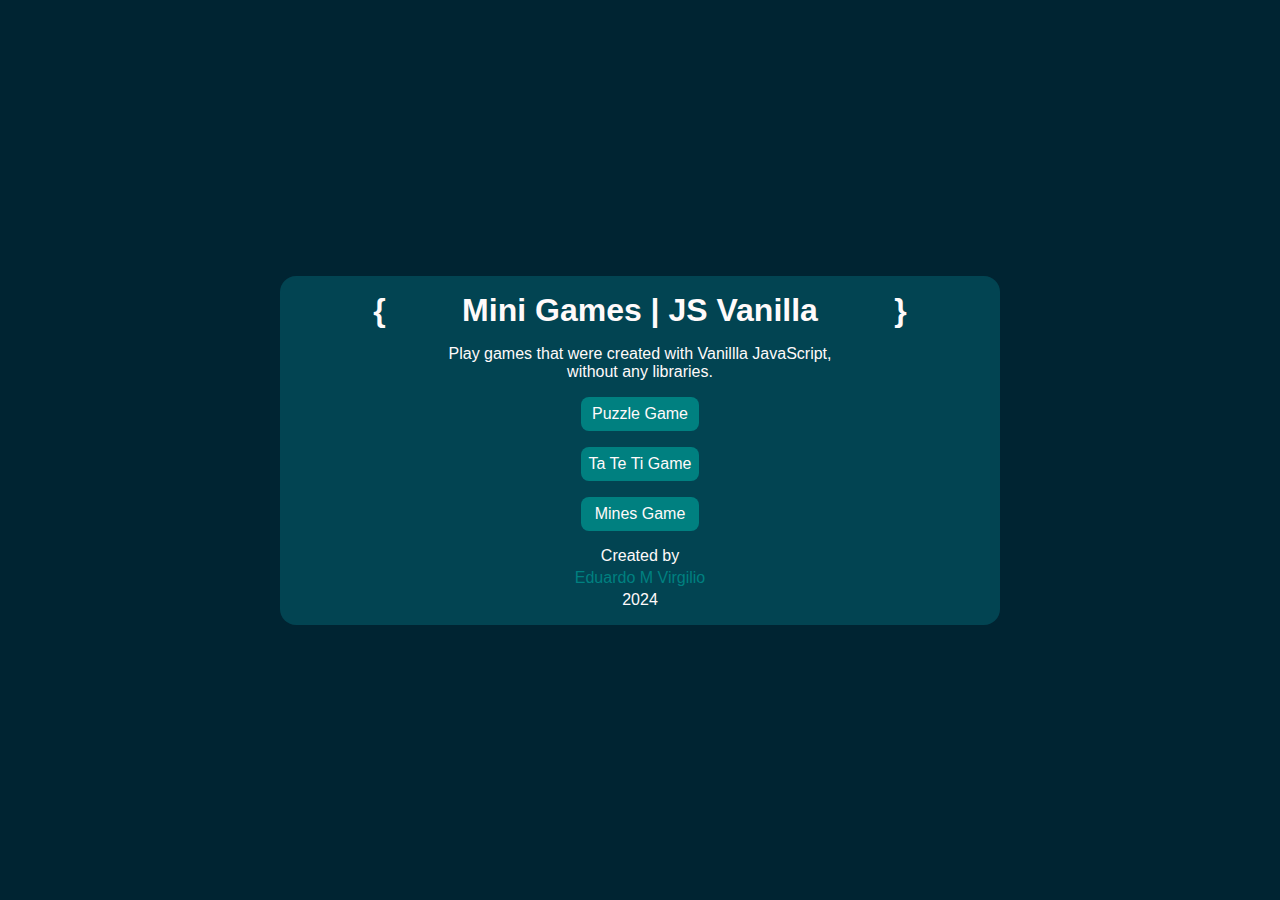
<file: index.html>
<!DOCTYPE html>
<html lang="en">

<head>
    <meta charset="UTF-8">
    <meta name="viewport" content="width=device-width, initial-scale=1.0">
    <title>Mini Game JS</title>
    <link rel="stylesheet" href="main.css">
</head>

<body>
    <main>
        <header>
            <h1>Mini Games | JS Vanilla</h1>
            <p>Play games that were created with Vanillla JavaScript, without any libraries. </p>
        </header>
        <nav>
            <a href="/rompecabeza/index.html" target="_blank">Puzzle Game</a>
            <a href="/tateti/index.html" target="_blank">Ta Te Ti Game</a>
            <a href="/buscaminas/index.html" target="_blank">Mines Game</a>
        </nav>
        <footer>
            <p>Created by <a href="https://github.com/EduardoMVirgilio/minigames-js" target="_blank">Eduardo M
                    Virgilio</a> 2024</p>
        </footer>
    </main>
</body>

</html>
</file>
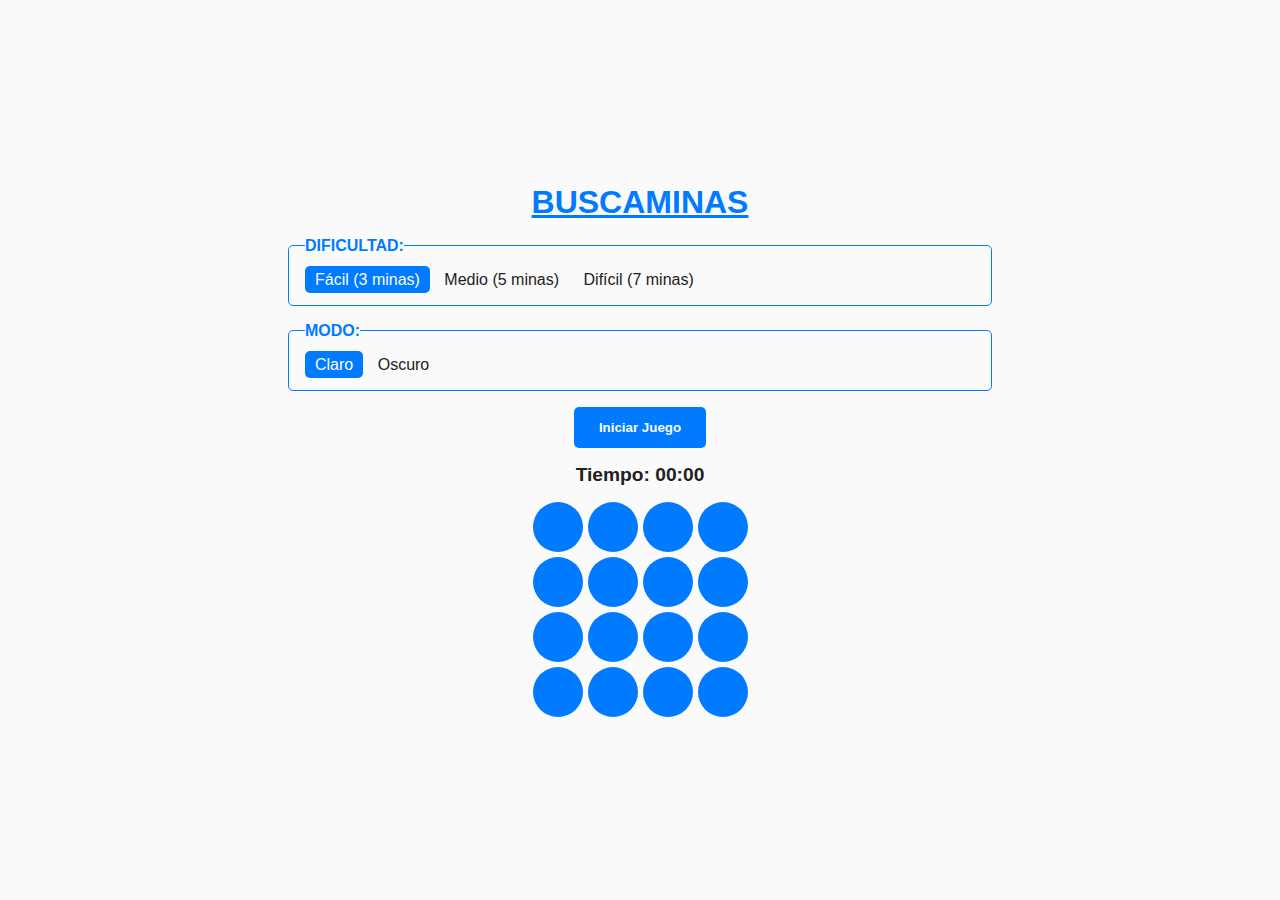
<file: buscaminas/index.html>
<!DOCTYPE html>
<html lang="en" data-theme="dark">

<head>
    <meta charset="UTF-8">
    <meta name="viewport" content="width=device-width, initial-scale=1.0">
    <title>Mini Game | Mines </title>
    <link rel="stylesheet" href="main.css">
    <script type="module" src="app.js"></script>
</head>

<body>
    <main>
        <h1>Buscaminas</h1>
        <form class="controls">
            <fieldset>
                <legend>Dificultad:</legend>
                <input type="radio" name="difficulty" id="easy" value="easy" checked />
                <label for="easy">Fácil (3 minas)</label>
                <input type="radio" name="difficulty" id="medium" value="medium" />
                <label for="medium">Medio (5 minas)</label>
                <input type="radio" name="difficulty" id="hard" value="hard" />
                <label for="hard">Difícil (7 minas)</label>
            </fieldset>
            <fieldset>
                <legend>Modo:</legend>
                <input type="radio" name="theme" id="light" value="light" checked />
                <label for="light">Claro</label>
                <input type="radio" name="theme" id="dark" value="dark" />
                <label for="dark">Oscuro</label>
            </fieldset>
            <button id="start" type="button">Iniciar Juego</button>
            <output id="timer">Tiempo: 00:00</output>
        </form>
        <ul id="board" class="board">
            <li data-index="1"></li>
            <li data-index="2"></li>
            <li data-index="3"></li>
            <li data-index="4"></li>
            <li data-index="5"></li>
            <li data-index="6"></li>
            <li data-index="7"></li>
            <li data-index="8"></li>
            <li data-index="9"></li>
            <li data-index="10"></li>
            <li data-index="11"></li>
            <li data-index="12"></li>
            <li data-index="13"></li>
            <li data-index="14"></li>
            <li data-index="15"></li>
            <li data-index="16"></li>
        </ul>
    </main>
</body>

</html>
</file>
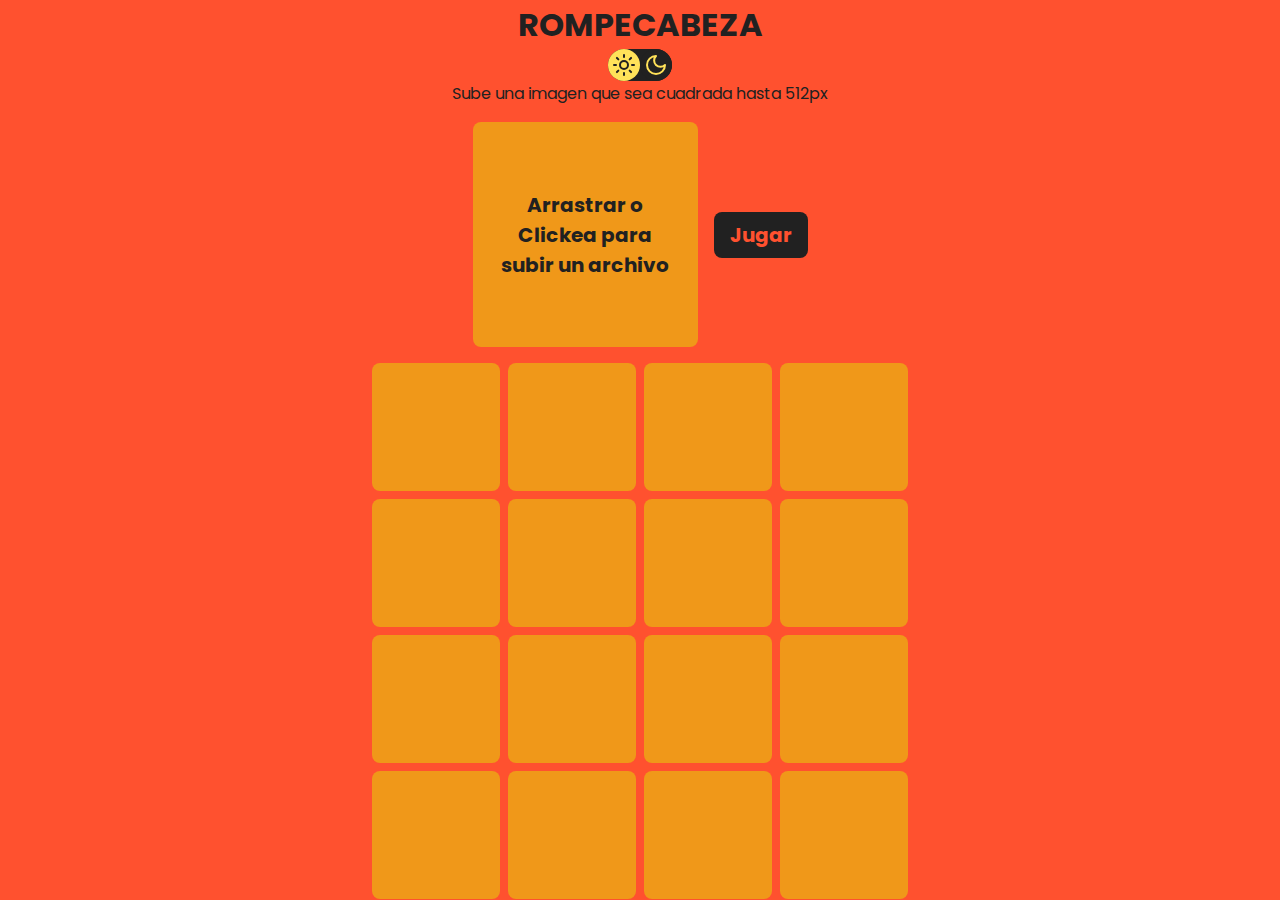
<file: rompecabeza/index.html>
<!DOCTYPE html>
<html lang="en">

<head>
    <meta charset="UTF-8">
    <meta name="viewport" content="width=device-width, initial-scale=1.0">
    <title>Mini Games | Rompecabeza</title>
    <link rel="stylesheet" href="main.css">
    <script type="module" src="app.js"></script>
</head>

<body>

    <main>
        <header>
            <h1>Rompecabeza</h1>
            <form id="theme">
                <input type="radio" id="light" name="theme" value="light">
                <label for="light">
                    <svg xmlns="http://www.w3.org/2000/svg" width="24" height="24" viewBox="0 0 24 24" fill="none"
                        stroke="currentColor" stroke-width="2" stroke-linecap="round" stroke-linejoin="round">
                        <circle cx="12" cy="12" r="4" />
                        <path d="M12 2v2" />
                        <path d="M12 20v2" />
                        <path d="m4.93 4.93 1.41 1.41" />
                        <path d="m17.66 17.66 1.41 1.41" />
                        <path d="M2 12h2" />
                        <path d="M20 12h2" />
                        <path d="m6.34 17.66-1.41 1.41" />
                        <path d="m19.07 4.93-1.41 1.41" />
                    </svg>
                </label>
                <input type="radio" id="dark" name="theme" value="dark">
                <label for="dark">
                    <svg xmlns="http://www.w3.org/2000/svg" width="24" height="24" viewBox="0 0 24 24" fill="none"
                        stroke="currentColor" stroke-width="2" stroke-linecap="round" stroke-linejoin="round">
                        <path d="M12 3a6 6 0 0 0 9 9 9 9 0 1 1-9-9Z" />
                    </svg>
                </label>
            </form>
            <p id="timer"> Sube una imagen que sea cuadrada hasta 512px</p>
        </header>
        <form id="upload">
            <label for="image">Arrastrar o Clickea para subir un archivo</label>
            <input type="file" id="image" accept="image/*">
            <button type="submit">Jugar</button>
        </form>
        <ul id="puzzle" class="puzzle">
            <li class="puzzle_piece" data-piece="1"></li>
            <li class="puzzle_piece" data-piece="2"></li>
            <li class="puzzle_piece" data-piece="3"></li>
            <li class="puzzle_piece" data-piece="4"></li>
            <li class="puzzle_piece" data-piece="5"></li>
            <li class="puzzle_piece" data-piece="6"></li>
            <li class="puzzle_piece" data-piece="7"></li>
            <li class="puzzle_piece" data-piece="8"></li>
            <li class="puzzle_piece" data-piece="9"></li>
            <li class="puzzle_piece" data-piece="10"></li>
            <li class="puzzle_piece" data-piece="11"></li>
            <li class="puzzle_piece" data-piece="12"></li>
            <li class="puzzle_piece" data-piece="13"></li>
            <li class="puzzle_piece" data-piece="14"></li>
            <li class="puzzle_piece" data-piece="15"></li>
            <li class="puzzle_piece" data-piece="16"></li>
        </ul>
    </main>

</body>

</html>
</file>
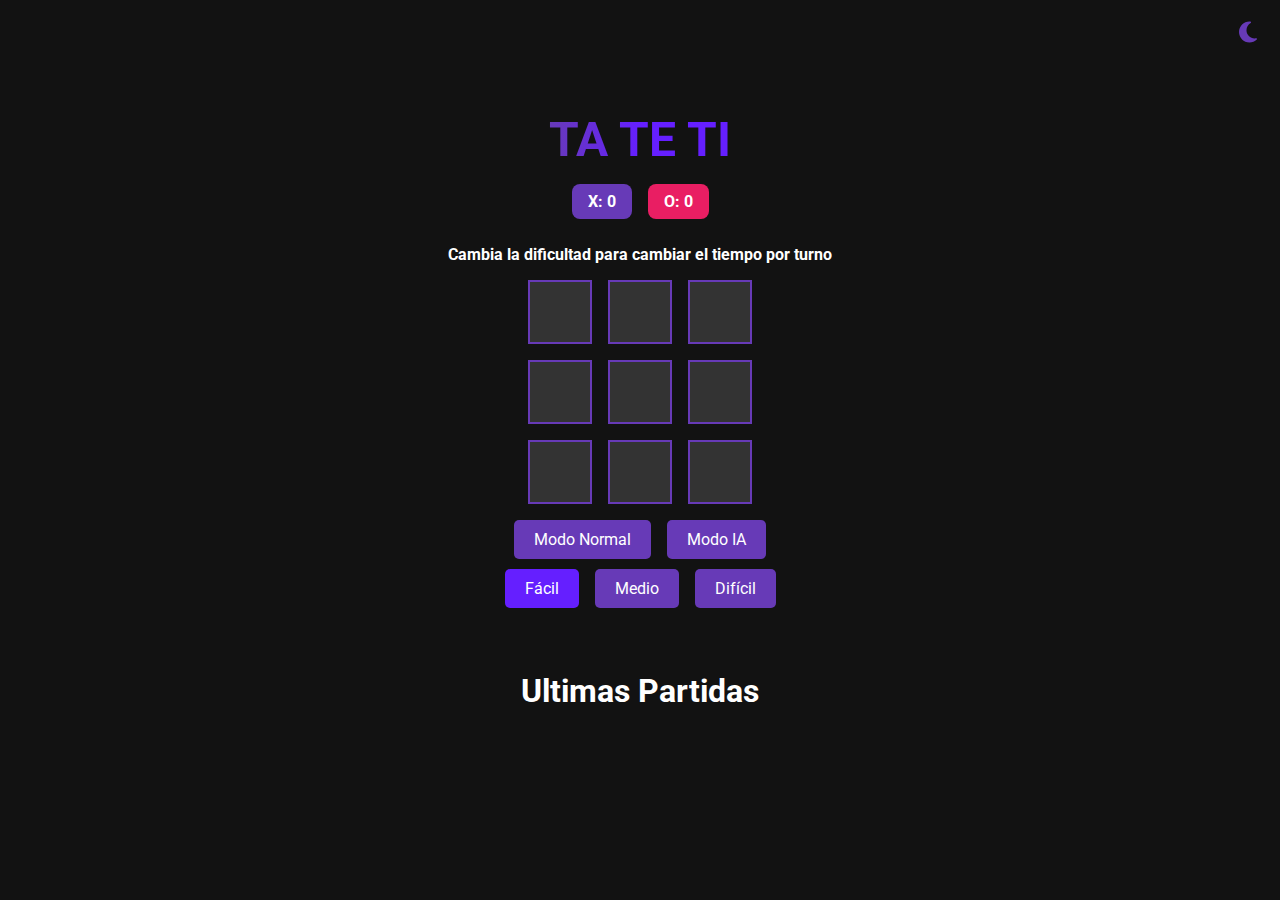
<file: tateti/index.html>
<!DOCTYPE html>
<html lang="en">

<head>
    <meta charset="UTF-8">
    <meta name="viewport" content="width=device-width, initial-scale=1.0">
    <title>Mini Games | Ta Te Ti</title>
    <link href="https://fonts.googleapis.com/css2?family=Roboto:wght@400;700&display=swap" rel="stylesheet">
    <link rel="stylesheet" href="main.css">
    <script type="module" src="app.js"></script>
</head>

<body>
    <header>
        <h1>Ta Te Ti</h1>
        <article id="scores">
            <p id="scoreX">X: 0</p>
            <p id="scoreO">O: 0</p>
        </article>
        <p id="timer">Cambia la dificultad para cambiar el tiempo por turno</p>
    </header>

    <ul id="board"></ul>

    <form id="controls">
        <fieldset>
            <input type="radio" id="mode1v1" name="gameMode" value="1v1">
            <label for="mode1v1">Modo Normal</label>
            <input type="radio" id="mode1vIA" name="gameMode" value="1vIA">
            <label for="mode1vIA">Modo IA</label>
        </fieldset>

        <fieldset>
            <input type="radio" id="easy" name="difficulty" />
            <label for="easy">Fácil</label>
            <input type="radio" id="medium" name="difficulty" />
            <label for="medium">Medio</label>
            <input type="radio" id="hard" name="difficulty" />
            <label for="hard">Difícil</label>
        </fieldset>
    </form>

    <section id="records">
        <h1>Ultimas Partidas</h1>
        <ul></ul>
    </section>

    <form>
        <button type="button" id="btnTheme" data-theme="dark">Dark</button>
    </form>

</body>

</html>
</file>
<file: main.css>
* {
  margin: 0;
  padding: 0;
  border: none;
  box-sizing: border-box;
  font-family: "Poppins", sans-serif;
}
body {
  background-color: #002432;
  color: snow;
  min-height: 100dvh;
  display: flex;
  flex-direction: column;
  align-items: center;
  justify-content: center;
  padding: 1rem;
}
main {
  display: flex;
  flex-direction: column;
  align-items: center;
  justify-content: center;
  max-width: 720px;
  padding: 1rem;
  background-color: rgb(2, 68, 82);
  border-radius: 1rem;
  width: 100%;
  height: 100%;
  & header,
  footer {
    display: flex;
    flex-direction: column;
    gap: 1rem;
    align-items: center;
    text-align: center;
    & h1 {
      width: 100%;
      font-size: 2rem;
      display: flex;
      justify-content: space-between;
      align-items: center;
      &::after {
        content: "}";
      }
      &::before {
        content: "{";
      }
    }
    & p {
      font-size: 1rem;
      width: 80%;
      display: flex;
      flex-direction: column;
      & a {
        color: rgb(0, 128, 128);
        text-decoration: none;
        transition: all 0.3s;
        &:hover {
          color: rgb(0, 128, 128, 0.5);
        }
      }
    }
  }
  nav {
    display: flex;
    flex-direction: column;
    gap: 1rem;
    padding: 1rem;
    & a {
      padding: 0.5rem;
      border-radius: 0.5rem;
      text-decoration: none;
      color: snow;
      background-color: rgb(0, 128, 128);
      text-align: center;
      width: 100%;
      transition: all 0.3s;
      &:hover {
        background-color: rgb(0, 128, 128, 0.5);
      }
    }
  }
  & footer {
    display: flex;
    flex-direction: column;
    gap: 1rem;
    align-items: center;
    text-align: center;
    & p {
      font-size: 1rem;
      width: 100%;
      display: flex;
      flex-direction: column;
      gap: 0.25rem;
      & a {
        color: rgb(0, 128, 128);
        text-decoration: none;
        transition: all 0.3s;
        &:hover {
          color: rgb(0, 128, 128, 0.5);
        }
      }
    }
  }
}
</file>
<file: buscaminas/main.css>
/* Estilos generales */
* {
  margin: 0;
  padding: 0;
  border: none;
  box-sizing: border-box;
  font-family: sans-serif;
}
:root {
  --bg: #fafafa;
  --text: #212121;
  --primary: #007bff;
  --danger: #f44336;
  --success: #28a745;
}

[data-theme="dark"] {
  --bg: #212121;
  --text: #fafafa;
  --primary: #ffc107;
  --danger: #f44336;
  --success: #28a745;
}

body {
  background-color: var(--bg);
  color: var(--text);
  display: flex;
  flex-direction: column;
  align-items: center;
  justify-content: center;
  min-height: 100dvh;
}

main {
  max-width: 768px;
  width: 100%;
  display: flex;
  flex-direction: column;
  align-items: center;
  padding: 1rem;
  & h1 {
    font-weight: bold;
    text-transform: uppercase;
    color: var(--primary);
    text-decoration: underline var(--primary);
  }
  & form {
    width: 100%;
    display: flex;
    flex-direction: column;
    align-items: center;
    gap: 1rem;
    padding: 1rem;
    & fieldset {
      border: 1px solid var(--primary);
      padding: 1rem;
      border-radius: 5px;
      width: 100%;
      & legend {
        font-weight: bold;
        color: var(--primary);
        text-transform: uppercase;
      }
      & input[type="radio"] {
        display: none;
        &:checked + label {
          background-color: var(--primary);
          color: var(--bg);
        }
      }
      & label {
        padding: 5px 10px;
        border-radius: 5px;
        cursor: pointer;
      }
    }
    & button {
      padding: 0.75rem 1.5rem;
      border: 0.05rem solid transparent;
      border-radius: 5px;
      cursor: pointer;
      background-color: var(--primary);
      color: var(--bg);
      font-weight: bold;
      transition: all 150ms ease-in-out;
      &:hover {
        background-color: var(--bg);
        color: var(--primary);
        border-color: var(--primary);
      }
    }
  }
}

/* Tablero */
.board {
  display: grid;
  grid-template-columns: repeat(4, 50px);
  grid-gap: 5px;
}

.board li {
  width: 50px;
  height: 50px;
  display: flex;
  align-items: center;
  justify-content: center;
  border: 1px solid transparent;
  background-color: var(--primary);
  cursor: pointer;
  font-weight: bold;
  transition: all 120ms ease-in-out;
  border-radius: 50%;
  &.empty {
    background-color: var(--bg);
    border-color: var(--primary);
  }
  &.reveal {
    background-color: var(--success);
    border-color: var(--success);
    color: var(--bg);
  }
  &.mine {
    background-color: var(--danger);
    border-color: var(--danger);
    color: var(--bg);
  }
}

/* Temporizador */
#timer {
  font-size: 1.2em;
  font-weight: bold;
}
</file>
<file: rompecabeza/main.css>
@import url("css/base.css");

main > header {
  display: flex;
  flex-direction: column;
  align-items: center;
  & > h1 {
    font-size: 2rem;
    font-weight: 700;
    text-transform: uppercase;
  }
  & > form {
    display: flex;
    background-color: var(--text);
    border-radius: 1rem;
    & > input {
      display: none;
      &:checked + label {
        background-color: var(--accent);
        color: var(--text);
      }
    }
    & > label {
      display: flex;
      flex-direction: column;
      align-items: center;
      justify-content: center;
      padding: 0.25rem;
      aspect-ratio: 1 / 1;
      border-radius: 50%;
      border: none;
      background-color: var(--text);
      color: var(--accent);
      cursor: pointer;
      outline: none;
      transition: all 150ms ease-in-out;
    }
  }
}

#upload {
  display: flex;
  justify-content: center;
  align-items: center;
  width: 100%;
  gap: 1rem;
  & > input {
    display: none;
  }
  & > label {
    height: 25dvh;
    aspect-ratio: 1 / 1;
    display: flex;
    align-items: center;
    justify-content: center;
    text-align: center;
    padding: 0.5rem 1rem;
    background-color: var(--primary);
    color: var(--text);
    font-size: 1.25rem;
    font-weight: 700;
    border-radius: 0.5rem;
    cursor: pointer;
    transition: all 150ms ease-in-out;
    border: 0.25rem solid transparent;
    &:hover {
      background-color: var(--accent);
    }
    &.draggover {
      background-color: var(--accent);
      border-color: var(--text);
    }
  }
  & > button {
    padding: 0.5rem 1rem;
    background-color: var(--text);
    color: var(--background);
    font-size: 1.25rem;
    font-weight: 700;
    border-radius: 0.5rem;
    cursor: pointer;
    transition: all 150ms ease-in-out;
    &:hover {
      background-color: var(--primary);
    }
  }
}

.puzzle {
  display: grid;
  grid-template-columns: repeat(4, 1fr);
  list-style: none;
  max-width: calc(520px + 1rem);
  width: 100%;
  gap: 0.5rem;
  &.loading {
    pointer-events: none;
    & > li {
      animation: loading 1s infinite alternate;
    }
  }
  & > li {
    aspect-ratio: 1 / 1;
    display: flex;
    align-items: center;
    justify-content: center;
    background-color: var(--primary);
    color: var(--text);
    font-size: 2rem;
    font-weight: 700;
    border-radius: 0.5rem;
    cursor: pointer;
    transition: all 150ms ease-in-out;
    animation: loading 1s 1 alternate forwards;
    &:hover {
      background-color: var(--accent);
    }
  }
}

@keyframes loading {
  from {
    background-color: var(--primary);
  }
  to {
    background-color: var(--accent);
  }
}
</file>
<file: tateti/main.css>
* {
  margin: 0;
  padding: 0;
  border: none;
  box-sizing: border-box;
  font-family: "Roboto", sans-serif;
}
:root {
  --background: #ffffff;
  --text-color: #000000;
  --cell-bg: #f0f0f0;
  --cell-hover: #d0d0d0;
  --primary: #00bcd4;
  --secondary: #4dd0e1;
  --accent-ia: #ffca28;
  --accent-ia-hover: #ffd54f;
}

:root[data-theme="dark"] {
  --background: #121212;
  --text-color: #ffffff;
  --cell-bg: #333333;
  --cell-hover: #555555;
  --primary: #673ab7;
  --secondary: #651fff;
  --accent-ia: #e91e63;
  --accent-ia-hover: #f50057;
}

body {
  margin: 0;
  padding: 0;
  display: flex;
  flex-direction: column;
  align-items: center;
  justify-content: center;
  gap: 1rem;
  min-height: 100vh;
  background: var(--background);
  color: var(--text-color);
  transition: background 0.3s, color 0.3s;
}

body > header {
  display: flex;
  flex-direction: column;
  align-items: center;
  gap: 1rem;
  & h1 {
    font-size: 3rem;
    text-transform: uppercase;
    font-weight: 700;
    background-image: linear-gradient(
      to right,
      var(--primary),
      var(--secondary) 50%
    );
    -webkit-background-clip: text;
    background-clip: text;
    color: transparent;
  }
}

#board {
  display: grid;
  grid-template-columns: repeat(3, 4rem);
  gap: 1rem;
}

.cell {
  width: 4rem;
  aspect-ratio: 1/1;
  display: flex;
  align-items: center;
  justify-content: center;
  background: var(--cell-bg);
  border: 2px solid var(--primary);
  font-size: 24px;
  font-weight: bold;
  cursor: pointer;
  transition: background 0.3s;
}

.cell:hover {
  background: var(--cell-hover);
}

#controls {
  display: flex;
  flex-direction: column;
  align-items: center;
  gap: 10px;
}

#controls > button {
  padding: 10px 20px;
  border: none;
  background: var(--primary);
  color: white;
  font-size: 16px;
  border-radius: 5px;
  cursor: pointer;
  transition: background 0.3s;
  &:hover {
    background: var(--secondary);
  }
}

#controls > fieldset {
  display: flex;
  flex-wrap: wrap;
  justify-content: center;
  align-items: center;
  gap: 1rem;
  & input[type="radio"] {
    display: none;
  }
  & label {
    padding: 10px 20px;
    border: none;
    background: var(--primary);
    color: white;
    font-size: 16px;
    border-radius: 5px;
    cursor: pointer;
    transition: background 0.3s;
    &:hover {
      background: var(--secondary);
    }
  }
  & input[type="radio"][name="difficulty"]:checked + label {
    background: var(--secondary);
  }
  & input[type="radio"][name="gameMode"]:checked + label {
    background: transparent;
    border: 2px solid var(--primary);
    color: var(--primary);
  }
}

#timer {
  margin-top: 10px;
  font-weight: bold;
}

#scores {
  display: flex;
  gap: 1rem;
  & p {
    font-weight: bold;
    &#scoreX {
      background-color: var(--primary);
      color: var(--text-color);
      padding: 0.5rem 1rem;
      border-radius: 0.5rem;
    }
    &#scoreO {
      background-color: var(--accent-ia);
      color: var(--text-color);
      padding: 0.5rem 1rem;
      border-radius: 0.5rem;
    }
  }
}

#records {
  max-width: 600px;
  margin: 2rem auto;
  padding: 1rem;
  list-style: none;
  border-radius: 8px;
  display: flex;
  flex-direction: column;
  gap: 1rem;
  align-items: center;
  & h2 {
    text-align: center;
    margin-bottom: 1rem;
    color: #fff;
  }
  & ul {
    width: 100%;
    list-style: none;
    display: flex;
    flex-direction: column;
    max-height: calc(4 * 4rem);
    scrollbar-width: none;
    overflow-y: auto;
    & li {
      width: 100%;
      padding: 0.5rem;
      margin-bottom: 0.5rem;
      border-bottom: 1px solid var(--primary);
      color: var(--text-color);
      display: flex;
      gap: 1rem;
      justify-content: space-between;
      &:last-child {
        border-bottom: none;
      }
    }
  }
}

#btnTheme {
  position: fixed;
  right: 1rem;
  top: 1rem;
  background-color: transparent;
  width: 2rem;
  aspect-ratio: 1/1;
  padding: 0.25rem;
  border-radius: 1rem;
  cursor: pointer;
  & svg {
    width: 100%;
    height: 100%;
    object-fit: contain;
    fill: #ffca28;
  }
  &[data-theme="dark"] {
    & svg {
      fill: var(--primary);
    }
  }
}
</file>
